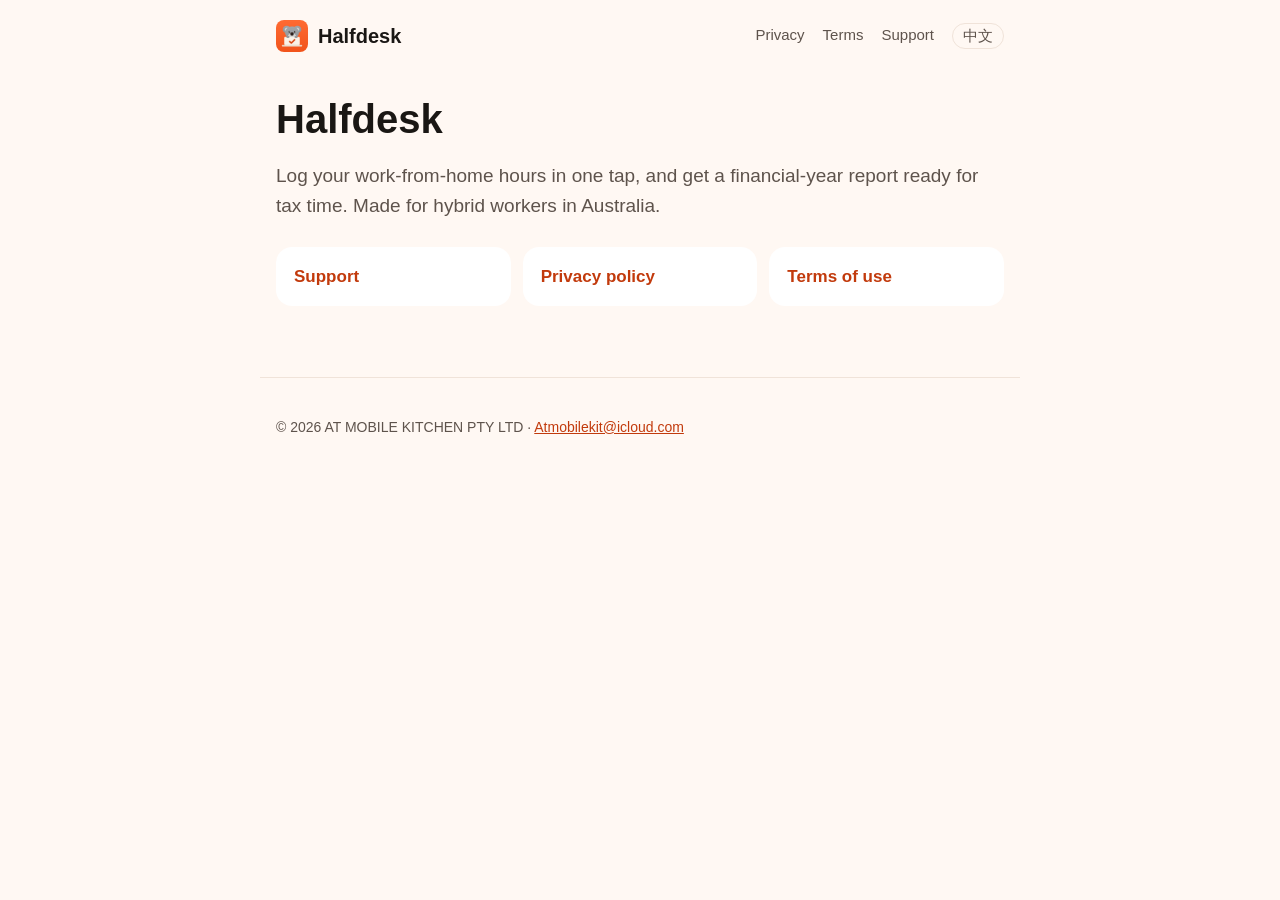
<file: index.html>
<!doctype html>
<html lang="en">
<head>
<meta charset="utf-8">
<meta name="viewport" content="width=device-width, initial-scale=1">
<title>Halfdesk · Halfdesk</title>
<meta name="description" content="Work-from-home hours, logged in one tap.">
<link rel="icon" href="icon.png">
<link rel="stylesheet" href="style.css">
</head>
<body>
<header class="top">
  <a class="brand" href=""><img src="icon.png" alt="" width="32" height="32"><span>Halfdesk</span></a>
  <nav><a href="privacy/">Privacy</a><a href="terms/">Terms</a><a href="support/">Support</a><a class="lang" href="zh/" hreflang="zh-Hans">中文</a></nav>
</header>
<main>
<h1>Halfdesk</h1>
<div class="hero"><p>Log your work-from-home hours in one tap, and get a financial-year report ready for tax time. Made for hybrid workers in Australia.</p></div>
<ul class="links"><li><a href="support/">Support</a></li><li><a href="privacy/">Privacy policy</a></li><li><a href="terms/">Terms of use</a></li></ul>
</main>
<footer><p>© 2026 AT MOBILE KITCHEN PTY LTD · <a href="mailto:Atmobilekit@icloud.com">Atmobilekit@icloud.com</a></p></footer>
</body>
</html>
</file>
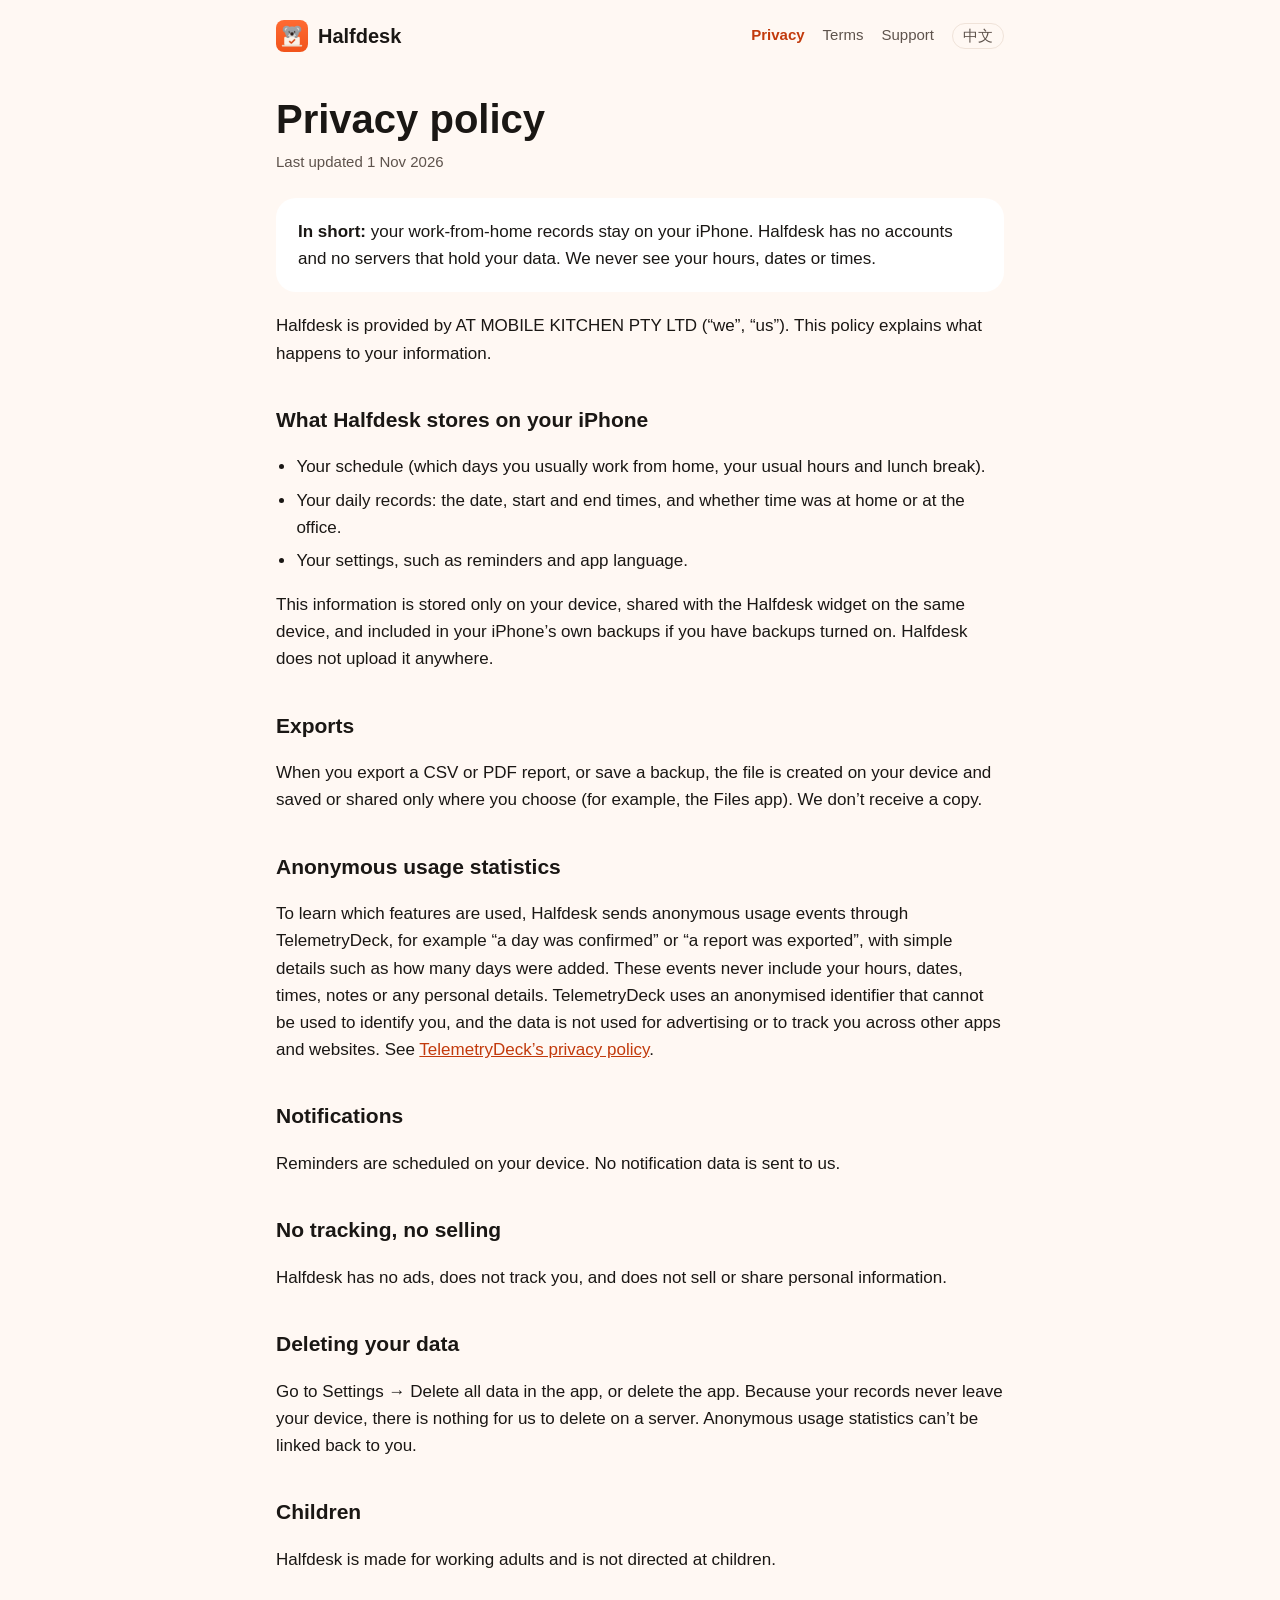
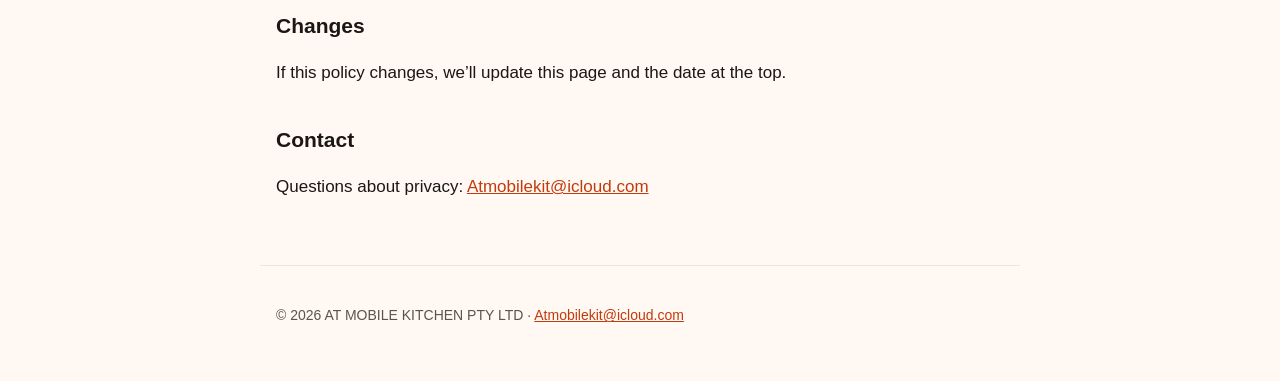
<file: privacy/index.html>
<!doctype html>
<html lang="en">
<head>
<meta charset="utf-8">
<meta name="viewport" content="width=device-width, initial-scale=1">
<title>Privacy policy · Halfdesk</title>
<meta name="description" content="How Halfdesk handles your data.">
<link rel="icon" href="../icon.png">
<link rel="stylesheet" href="../style.css">
</head>
<body>
<header class="top">
  <a class="brand" href="../"><img src="../icon.png" alt="" width="32" height="32"><span>Halfdesk</span></a>
  <nav><a href="../privacy/" aria-current=page>Privacy</a><a href="../terms/">Terms</a><a href="../support/">Support</a><a class="lang" href="../zh/privacy/" hreflang="zh-Hans">中文</a></nav>
</header>
<main>
<h1>Privacy policy</h1>
<p class="meta">Last updated 1 Nov 2026</p>
<div class="card"><p><strong>In short:</strong> your work-from-home records stay on your iPhone. Halfdesk has no accounts and no servers that hold your data. We never see your hours, dates or times.</p></div>
<p>Halfdesk is provided by AT MOBILE KITCHEN PTY LTD (“we”, “us”). This policy explains what happens to your information.</p>
<h2>What Halfdesk stores on your iPhone</h2>
<ul>
<li>Your schedule (which days you usually work from home, your usual hours and lunch break).</li>
<li>Your daily records: the date, start and end times, and whether time was at home or at the office.</li>
<li>Your settings, such as reminders and app language.</li>
</ul>
<p>This information is stored only on your device, shared with the Halfdesk widget on the same device, and included in your iPhone’s own backups if you have backups turned on. Halfdesk does not upload it anywhere.</p>
<h2>Exports</h2>
<p>When you export a CSV or PDF report, or save a backup, the file is created on your device and saved or shared only where you choose (for example, the Files app). We don’t receive a copy.</p>
<h2>Anonymous usage statistics</h2>
<p>To learn which features are used, Halfdesk sends anonymous usage events through TelemetryDeck, for example “a day was confirmed” or “a report was exported”, with simple details such as how many days were added. These events never include your hours, dates, times, notes or any personal details. TelemetryDeck uses an anonymised identifier that cannot be used to identify you, and the data is not used for advertising or to track you across other apps and websites. See <a href="https://telemetrydeck.com/privacy/">TelemetryDeck’s privacy policy</a>.</p>
<h2>Notifications</h2>
<p>Reminders are scheduled on your device. No notification data is sent to us.</p>
<h2>No tracking, no selling</h2>
<p>Halfdesk has no ads, does not track you, and does not sell or share personal information.</p>
<h2>Deleting your data</h2>
<p>Go to Settings → Delete all data in the app, or delete the app. Because your records never leave your device, there is nothing for us to delete on a server. Anonymous usage statistics can’t be linked back to you.</p>
<h2>Children</h2>
<p>Halfdesk is made for working adults and is not directed at children.</p>
<h2>Changes</h2>
<p>If this policy changes, we’ll update this page and the date at the top.</p>
<h2>Contact</h2>
<p>Questions about privacy: <a href="mailto:Atmobilekit@icloud.com">Atmobilekit@icloud.com</a></p>
</main>
<footer><p>© 2026 AT MOBILE KITCHEN PTY LTD · <a href="mailto:Atmobilekit@icloud.com">Atmobilekit@icloud.com</a></p></footer>
</body>
</html>
</file>
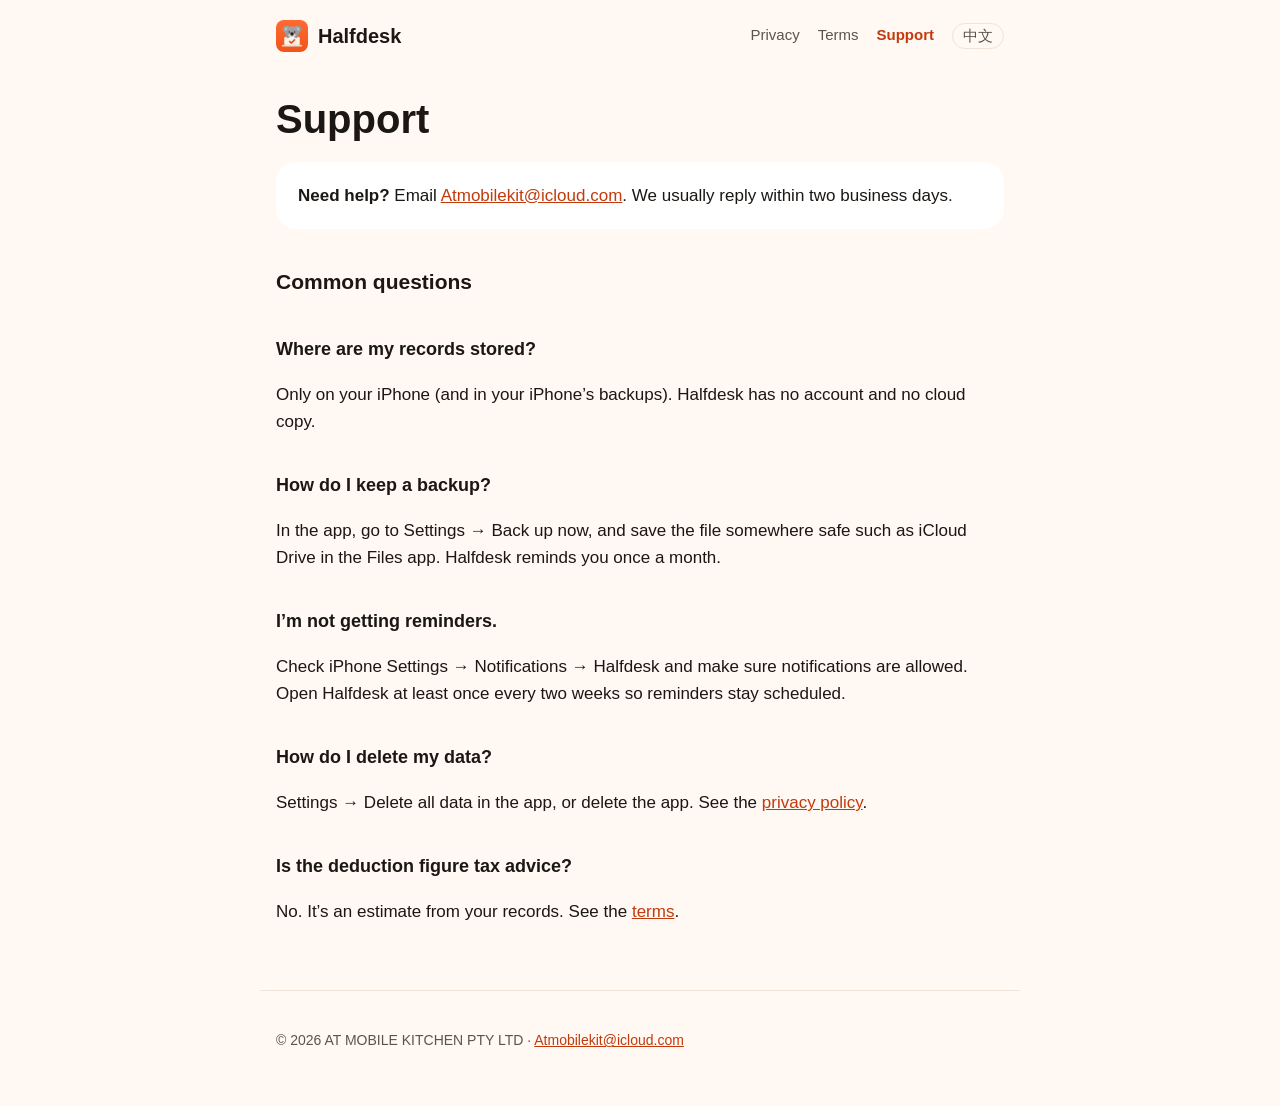
<file: support/index.html>
<!doctype html>
<html lang="en">
<head>
<meta charset="utf-8">
<meta name="viewport" content="width=device-width, initial-scale=1">
<title>Support · Halfdesk</title>
<meta name="description" content="Get help with Halfdesk.">
<link rel="icon" href="../icon.png">
<link rel="stylesheet" href="../style.css">
</head>
<body>
<header class="top">
  <a class="brand" href="../"><img src="../icon.png" alt="" width="32" height="32"><span>Halfdesk</span></a>
  <nav><a href="../privacy/">Privacy</a><a href="../terms/">Terms</a><a href="../support/" aria-current=page>Support</a><a class="lang" href="../zh/support/" hreflang="zh-Hans">中文</a></nav>
</header>
<main>
<h1>Support</h1>
<div class="card"><p><strong>Need help?</strong> Email <a href="mailto:Atmobilekit@icloud.com">Atmobilekit@icloud.com</a>. We usually reply within two business days.</p></div>
<h2>Common questions</h2>
<h2 style="font-size:18px">Where are my records stored?</h2>
<p>Only on your iPhone (and in your iPhone’s backups). Halfdesk has no account and no cloud copy.</p>
<h2 style="font-size:18px">How do I keep a backup?</h2>
<p>In the app, go to Settings → Back up now, and save the file somewhere safe such as iCloud Drive in the Files app. Halfdesk reminds you once a month.</p>
<h2 style="font-size:18px">I’m not getting reminders.</h2>
<p>Check iPhone Settings → Notifications → Halfdesk and make sure notifications are allowed. Open Halfdesk at least once every two weeks so reminders stay scheduled.</p>
<h2 style="font-size:18px">How do I delete my data?</h2>
<p>Settings → Delete all data in the app, or delete the app. See the <a href="../privacy/">privacy policy</a>.</p>
<h2 style="font-size:18px">Is the deduction figure tax advice?</h2>
<p>No. It’s an estimate from your records. See the <a href="../terms/">terms</a>.</p>
</main>
<footer><p>© 2026 AT MOBILE KITCHEN PTY LTD · <a href="mailto:Atmobilekit@icloud.com">Atmobilekit@icloud.com</a></p></footer>
</body>
</html>
</file>
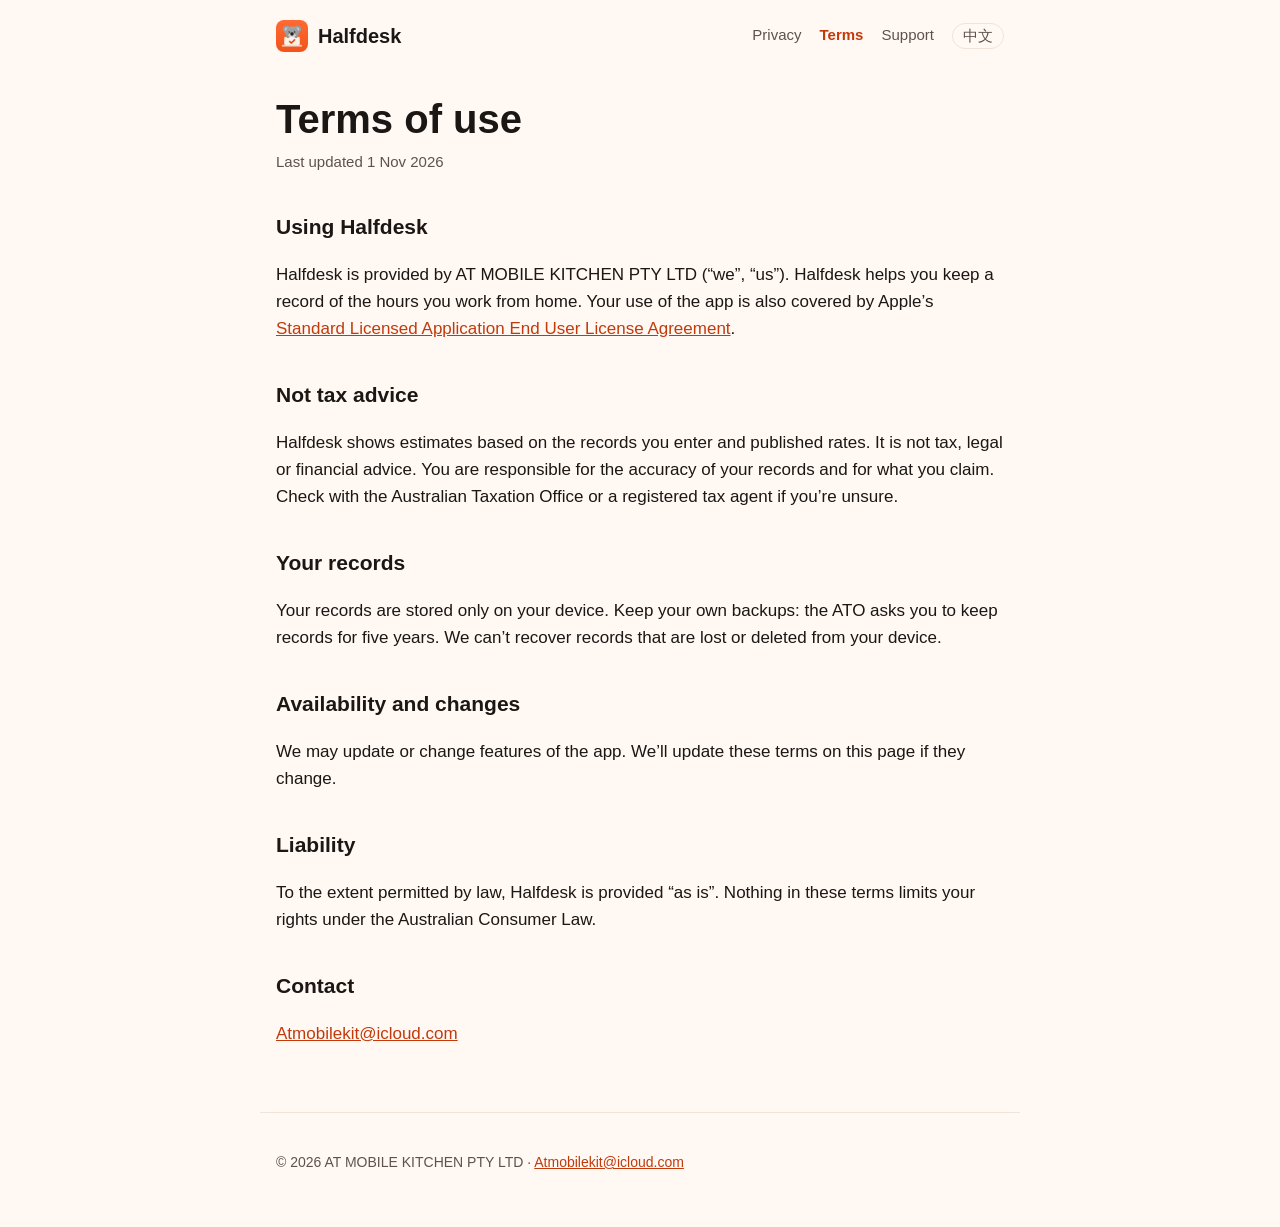
<file: terms/index.html>
<!doctype html>
<html lang="en">
<head>
<meta charset="utf-8">
<meta name="viewport" content="width=device-width, initial-scale=1">
<title>Terms of use · Halfdesk</title>
<meta name="description" content="Terms for using Halfdesk.">
<link rel="icon" href="../icon.png">
<link rel="stylesheet" href="../style.css">
</head>
<body>
<header class="top">
  <a class="brand" href="../"><img src="../icon.png" alt="" width="32" height="32"><span>Halfdesk</span></a>
  <nav><a href="../privacy/">Privacy</a><a href="../terms/" aria-current=page>Terms</a><a href="../support/">Support</a><a class="lang" href="../zh/terms/" hreflang="zh-Hans">中文</a></nav>
</header>
<main>
<h1>Terms of use</h1>
<p class="meta">Last updated 1 Nov 2026</p>
<h2>Using Halfdesk</h2>
<p>Halfdesk is provided by AT MOBILE KITCHEN PTY LTD (“we”, “us”). Halfdesk helps you keep a record of the hours you work from home. Your use of the app is also covered by Apple’s <a href="https://www.apple.com/legal/internet-services/itunes/dev/stdeula/">Standard Licensed Application End User License Agreement</a>.</p>
<h2>Not tax advice</h2>
<p>Halfdesk shows estimates based on the records you enter and published rates. It is not tax, legal or financial advice. You are responsible for the accuracy of your records and for what you claim. Check with the Australian Taxation Office or a registered tax agent if you’re unsure.</p>
<h2>Your records</h2>
<p>Your records are stored only on your device. Keep your own backups: the ATO asks you to keep records for five years. We can’t recover records that are lost or deleted from your device.</p>
<h2>Availability and changes</h2>
<p>We may update or change features of the app. We’ll update these terms on this page if they change.</p>
<h2>Liability</h2>
<p>To the extent permitted by law, Halfdesk is provided “as is”. Nothing in these terms limits your rights under the Australian Consumer Law.</p>
<h2>Contact</h2>
<p><a href="mailto:Atmobilekit@icloud.com">Atmobilekit@icloud.com</a></p>
</main>
<footer><p>© 2026 AT MOBILE KITCHEN PTY LTD · <a href="mailto:Atmobilekit@icloud.com">Atmobilekit@icloud.com</a></p></footer>
</body>
</html>
</file>
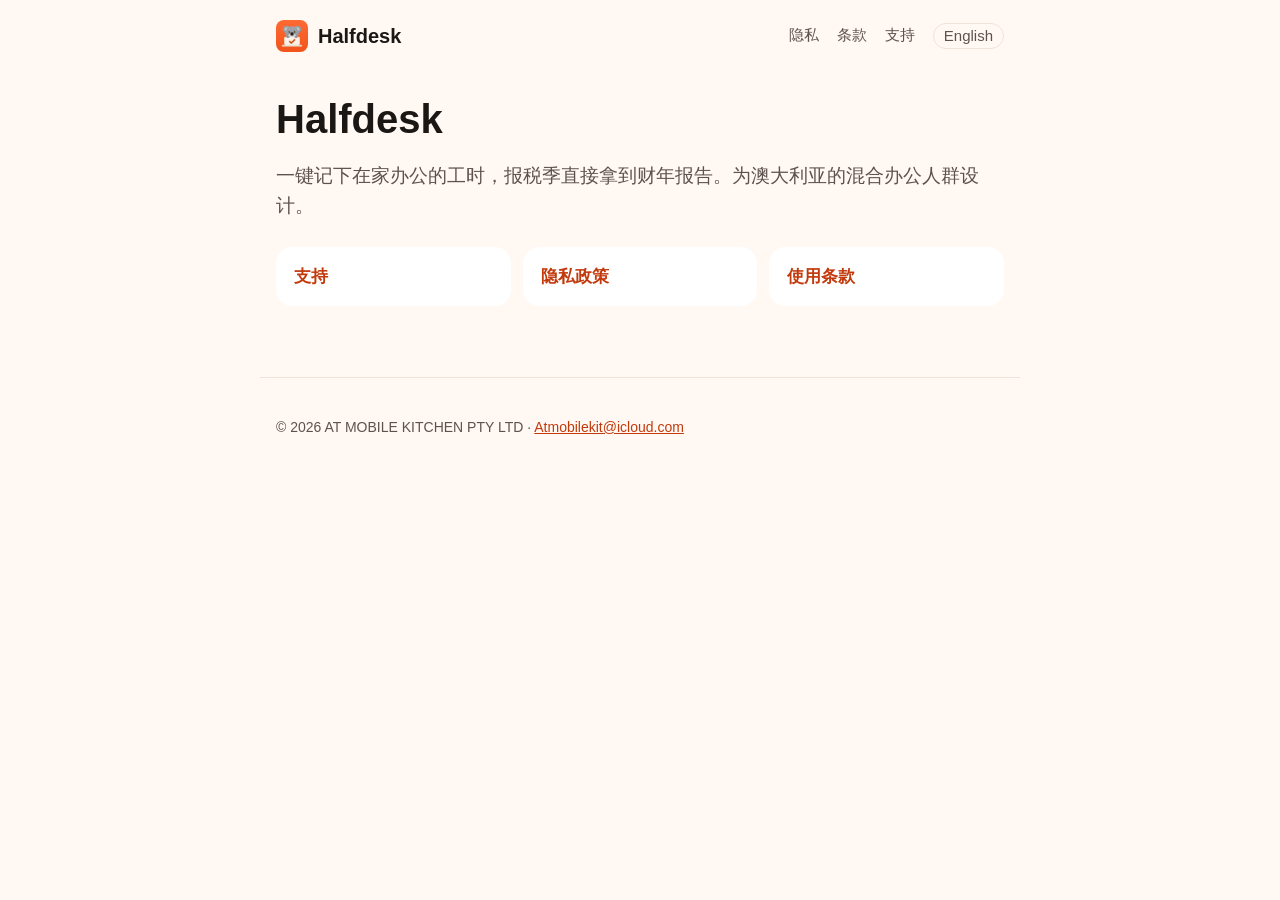
<file: zh/index.html>
<!doctype html>
<html lang="zh-Hans">
<head>
<meta charset="utf-8">
<meta name="viewport" content="width=device-width, initial-scale=1">
<title>Halfdesk · Halfdesk</title>
<meta name="description" content="一键记下在家办公的工时。">
<link rel="icon" href="../icon.png">
<link rel="stylesheet" href="../style.css">
</head>
<body>
<header class="top">
  <a class="brand" href="../zh/"><img src="../icon.png" alt="" width="32" height="32"><span>Halfdesk</span></a>
  <nav><a href="../zh/privacy/">隐私</a><a href="../zh/terms/">条款</a><a href="../zh/support/">支持</a><a class="lang" href="../" hreflang="en">English</a></nav>
</header>
<main>
<h1>Halfdesk</h1>
<div class="hero"><p>一键记下在家办公的工时，报税季直接拿到财年报告。为澳大利亚的混合办公人群设计。</p></div>
<ul class="links"><li><a href="support/">支持</a></li><li><a href="privacy/">隐私政策</a></li><li><a href="terms/">使用条款</a></li></ul>
</main>
<footer><p>© 2026 AT MOBILE KITCHEN PTY LTD · <a href="mailto:Atmobilekit@icloud.com">Atmobilekit@icloud.com</a></p></footer>
</body>
</html>
</file>
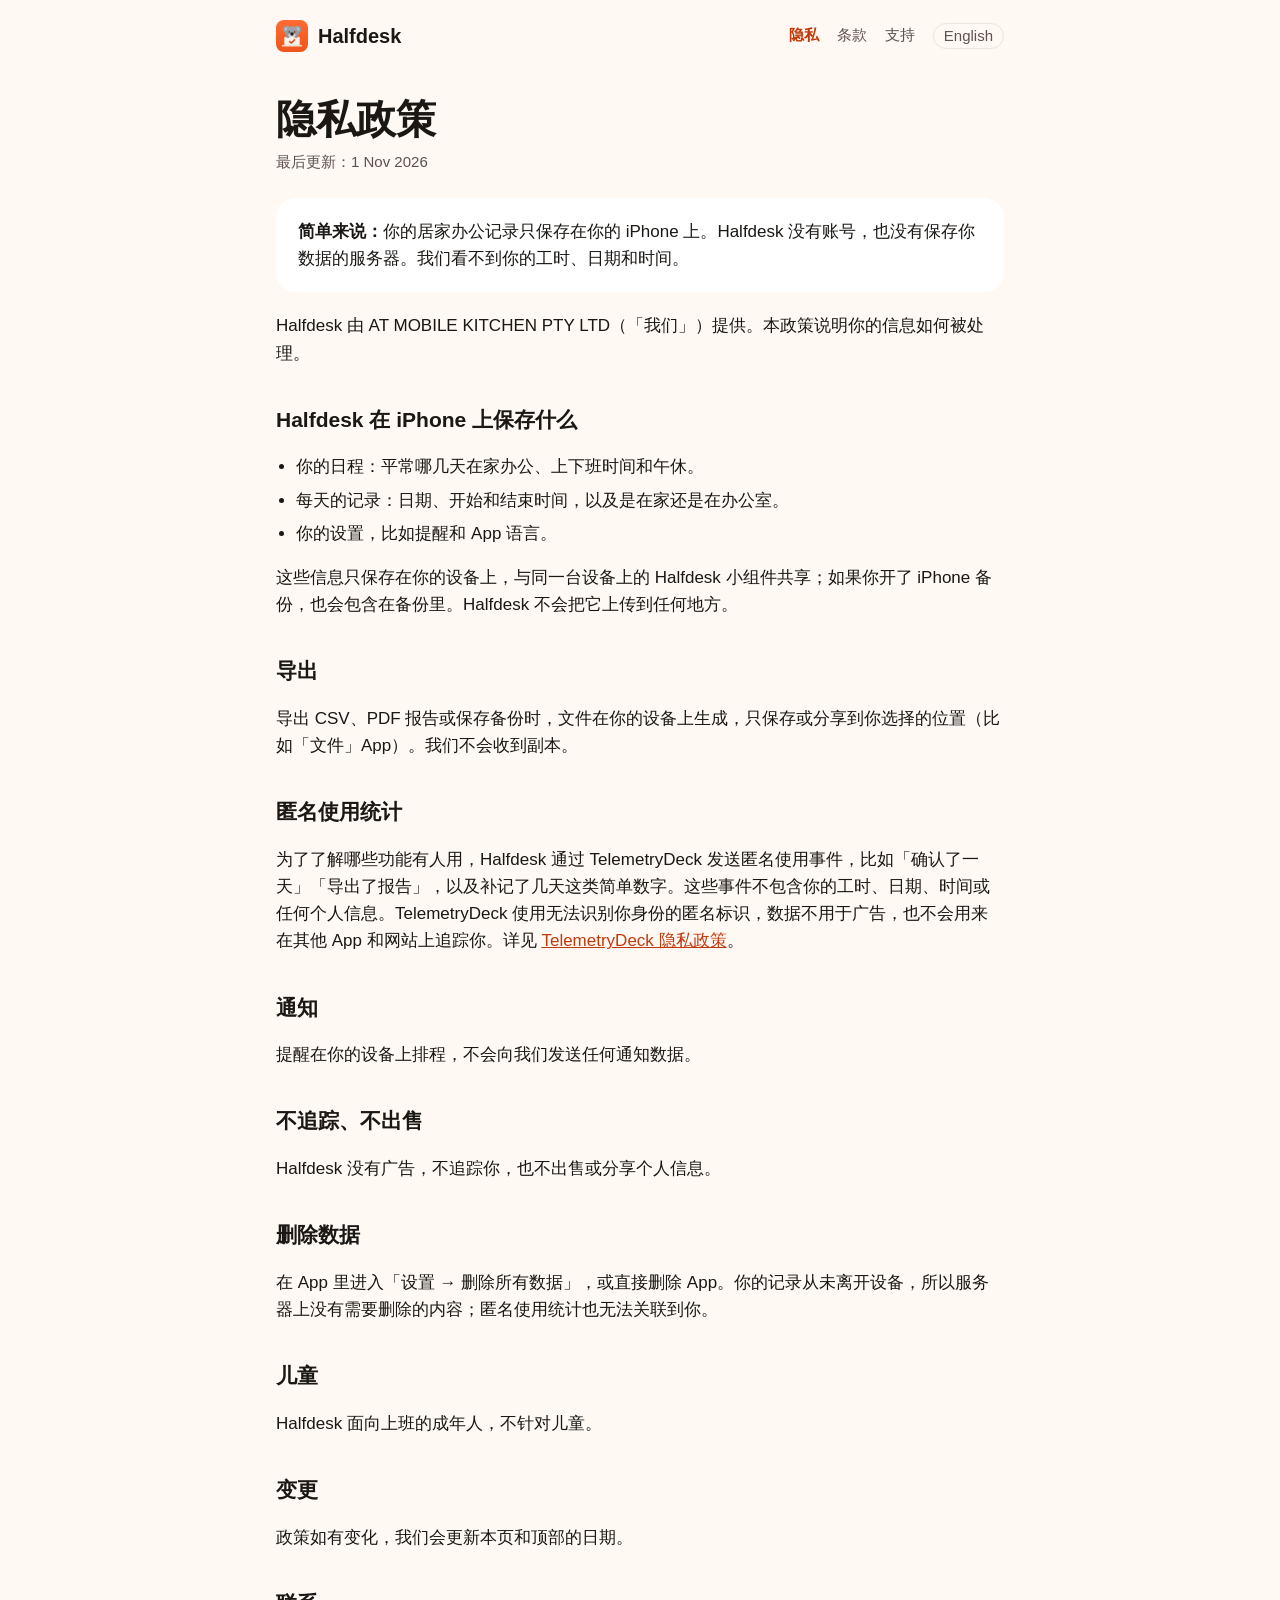
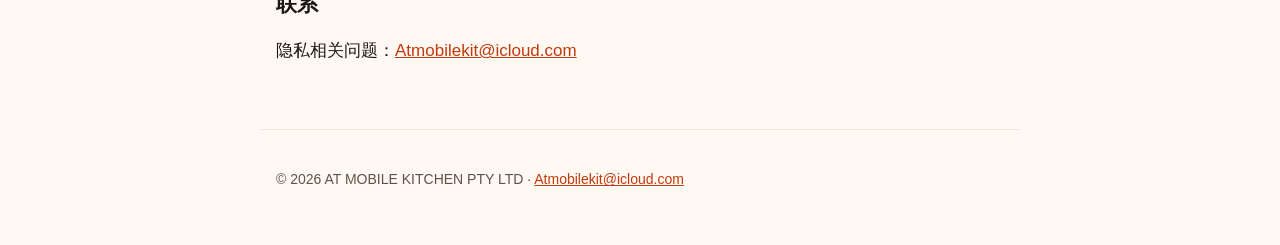
<file: zh/privacy/index.html>
<!doctype html>
<html lang="zh-Hans">
<head>
<meta charset="utf-8">
<meta name="viewport" content="width=device-width, initial-scale=1">
<title>隐私政策 · Halfdesk</title>
<meta name="description" content="Halfdesk 如何处理你的数据。">
<link rel="icon" href="../../icon.png">
<link rel="stylesheet" href="../../style.css">
</head>
<body>
<header class="top">
  <a class="brand" href="../../zh/"><img src="../../icon.png" alt="" width="32" height="32"><span>Halfdesk</span></a>
  <nav><a href="../../zh/privacy/" aria-current=page>隐私</a><a href="../../zh/terms/">条款</a><a href="../../zh/support/">支持</a><a class="lang" href="../../privacy/" hreflang="en">English</a></nav>
</header>
<main>
<h1>隐私政策</h1>
<p class="meta">最后更新：1 Nov 2026</p>
<div class="card"><p><strong>简单来说：</strong>你的居家办公记录只保存在你的 iPhone 上。Halfdesk 没有账号，也没有保存你数据的服务器。我们看不到你的工时、日期和时间。</p></div>
<p>Halfdesk 由 AT MOBILE KITCHEN PTY LTD（「我们」）提供。本政策说明你的信息如何被处理。</p>
<h2>Halfdesk 在 iPhone 上保存什么</h2>
<ul>
<li>你的日程：平常哪几天在家办公、上下班时间和午休。</li>
<li>每天的记录：日期、开始和结束时间，以及是在家还是在办公室。</li>
<li>你的设置，比如提醒和 App 语言。</li>
</ul>
<p>这些信息只保存在你的设备上，与同一台设备上的 Halfdesk 小组件共享；如果你开了 iPhone 备份，也会包含在备份里。Halfdesk 不会把它上传到任何地方。</p>
<h2>导出</h2>
<p>导出 CSV、PDF 报告或保存备份时，文件在你的设备上生成，只保存或分享到你选择的位置（比如「文件」App）。我们不会收到副本。</p>
<h2>匿名使用统计</h2>
<p>为了了解哪些功能有人用，Halfdesk 通过 TelemetryDeck 发送匿名使用事件，比如「确认了一天」「导出了报告」，以及补记了几天这类简单数字。这些事件不包含你的工时、日期、时间或任何个人信息。TelemetryDeck 使用无法识别你身份的匿名标识，数据不用于广告，也不会用来在其他 App 和网站上追踪你。详见 <a href="https://telemetrydeck.com/privacy/">TelemetryDeck 隐私政策</a>。</p>
<h2>通知</h2>
<p>提醒在你的设备上排程，不会向我们发送任何通知数据。</p>
<h2>不追踪、不出售</h2>
<p>Halfdesk 没有广告，不追踪你，也不出售或分享个人信息。</p>
<h2>删除数据</h2>
<p>在 App 里进入「设置 → 删除所有数据」，或直接删除 App。你的记录从未离开设备，所以服务器上没有需要删除的内容；匿名使用统计也无法关联到你。</p>
<h2>儿童</h2>
<p>Halfdesk 面向上班的成年人，不针对儿童。</p>
<h2>变更</h2>
<p>政策如有变化，我们会更新本页和顶部的日期。</p>
<h2>联系</h2>
<p>隐私相关问题：<a href="mailto:Atmobilekit@icloud.com">Atmobilekit@icloud.com</a></p>
</main>
<footer><p>© 2026 AT MOBILE KITCHEN PTY LTD · <a href="mailto:Atmobilekit@icloud.com">Atmobilekit@icloud.com</a></p></footer>
</body>
</html>
</file>
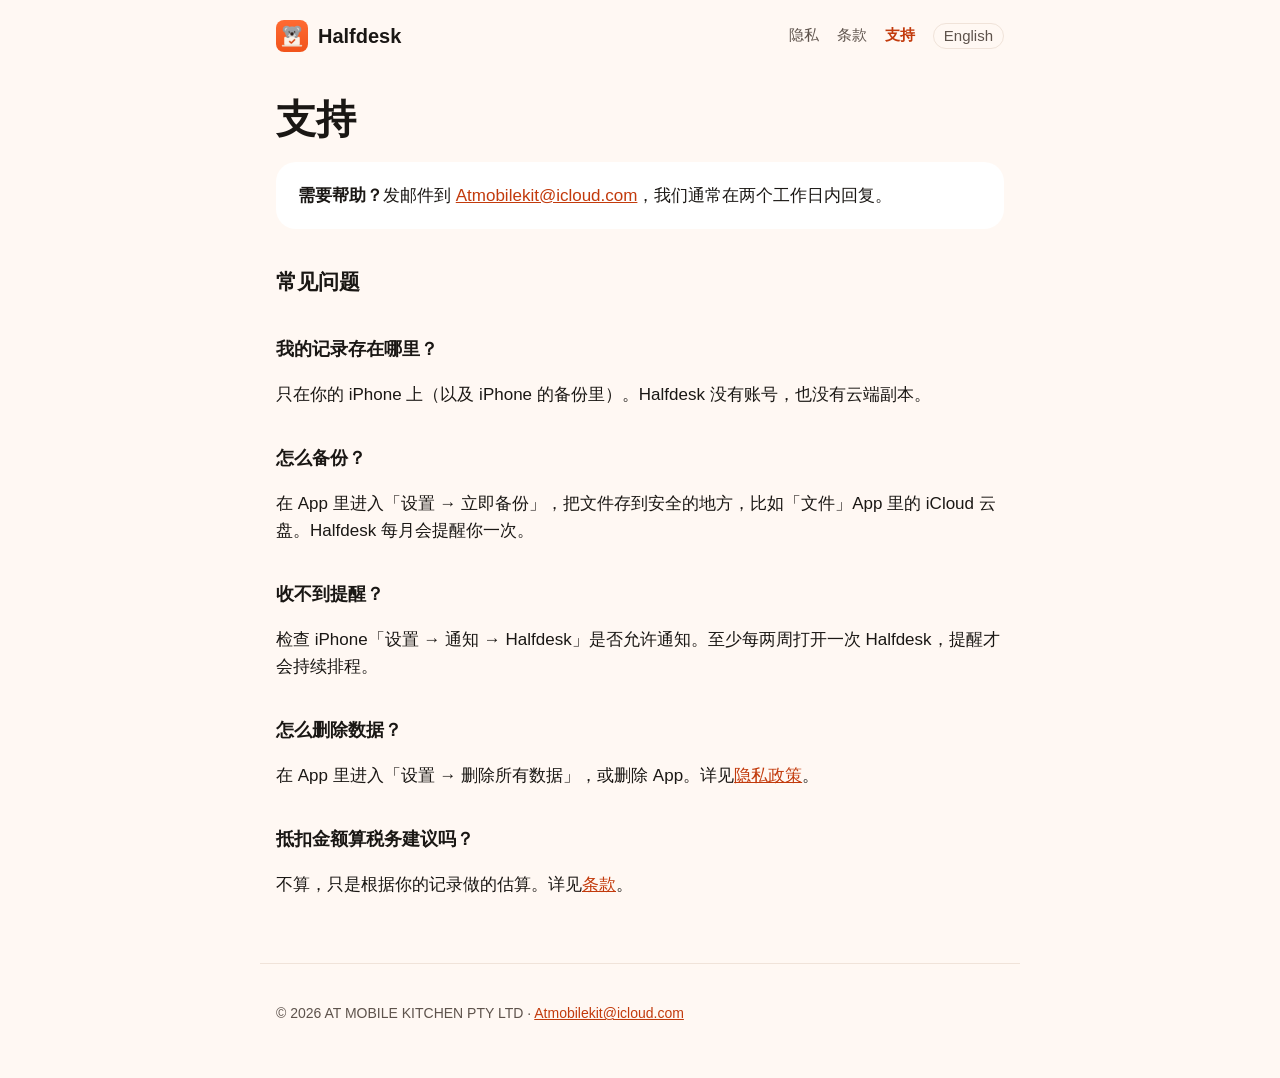
<file: zh/support/index.html>
<!doctype html>
<html lang="zh-Hans">
<head>
<meta charset="utf-8">
<meta name="viewport" content="width=device-width, initial-scale=1">
<title>支持 · Halfdesk</title>
<meta name="description" content="获取 Halfdesk 帮助。">
<link rel="icon" href="../../icon.png">
<link rel="stylesheet" href="../../style.css">
</head>
<body>
<header class="top">
  <a class="brand" href="../../zh/"><img src="../../icon.png" alt="" width="32" height="32"><span>Halfdesk</span></a>
  <nav><a href="../../zh/privacy/">隐私</a><a href="../../zh/terms/">条款</a><a href="../../zh/support/" aria-current=page>支持</a><a class="lang" href="../../support/" hreflang="en">English</a></nav>
</header>
<main>
<h1>支持</h1>
<div class="card"><p><strong>需要帮助？</strong>发邮件到 <a href="mailto:Atmobilekit@icloud.com">Atmobilekit@icloud.com</a>，我们通常在两个工作日内回复。</p></div>
<h2>常见问题</h2>
<h2 style="font-size:18px">我的记录存在哪里？</h2>
<p>只在你的 iPhone 上（以及 iPhone 的备份里）。Halfdesk 没有账号，也没有云端副本。</p>
<h2 style="font-size:18px">怎么备份？</h2>
<p>在 App 里进入「设置 → 立即备份」，把文件存到安全的地方，比如「文件」App 里的 iCloud 云盘。Halfdesk 每月会提醒你一次。</p>
<h2 style="font-size:18px">收不到提醒？</h2>
<p>检查 iPhone「设置 → 通知 → Halfdesk」是否允许通知。至少每两周打开一次 Halfdesk，提醒才会持续排程。</p>
<h2 style="font-size:18px">怎么删除数据？</h2>
<p>在 App 里进入「设置 → 删除所有数据」，或删除 App。详见<a href="../privacy/">隐私政策</a>。</p>
<h2 style="font-size:18px">抵扣金额算税务建议吗？</h2>
<p>不算，只是根据你的记录做的估算。详见<a href="../terms/">条款</a>。</p>
</main>
<footer><p>© 2026 AT MOBILE KITCHEN PTY LTD · <a href="mailto:Atmobilekit@icloud.com">Atmobilekit@icloud.com</a></p></footer>
</body>
</html>
</file>
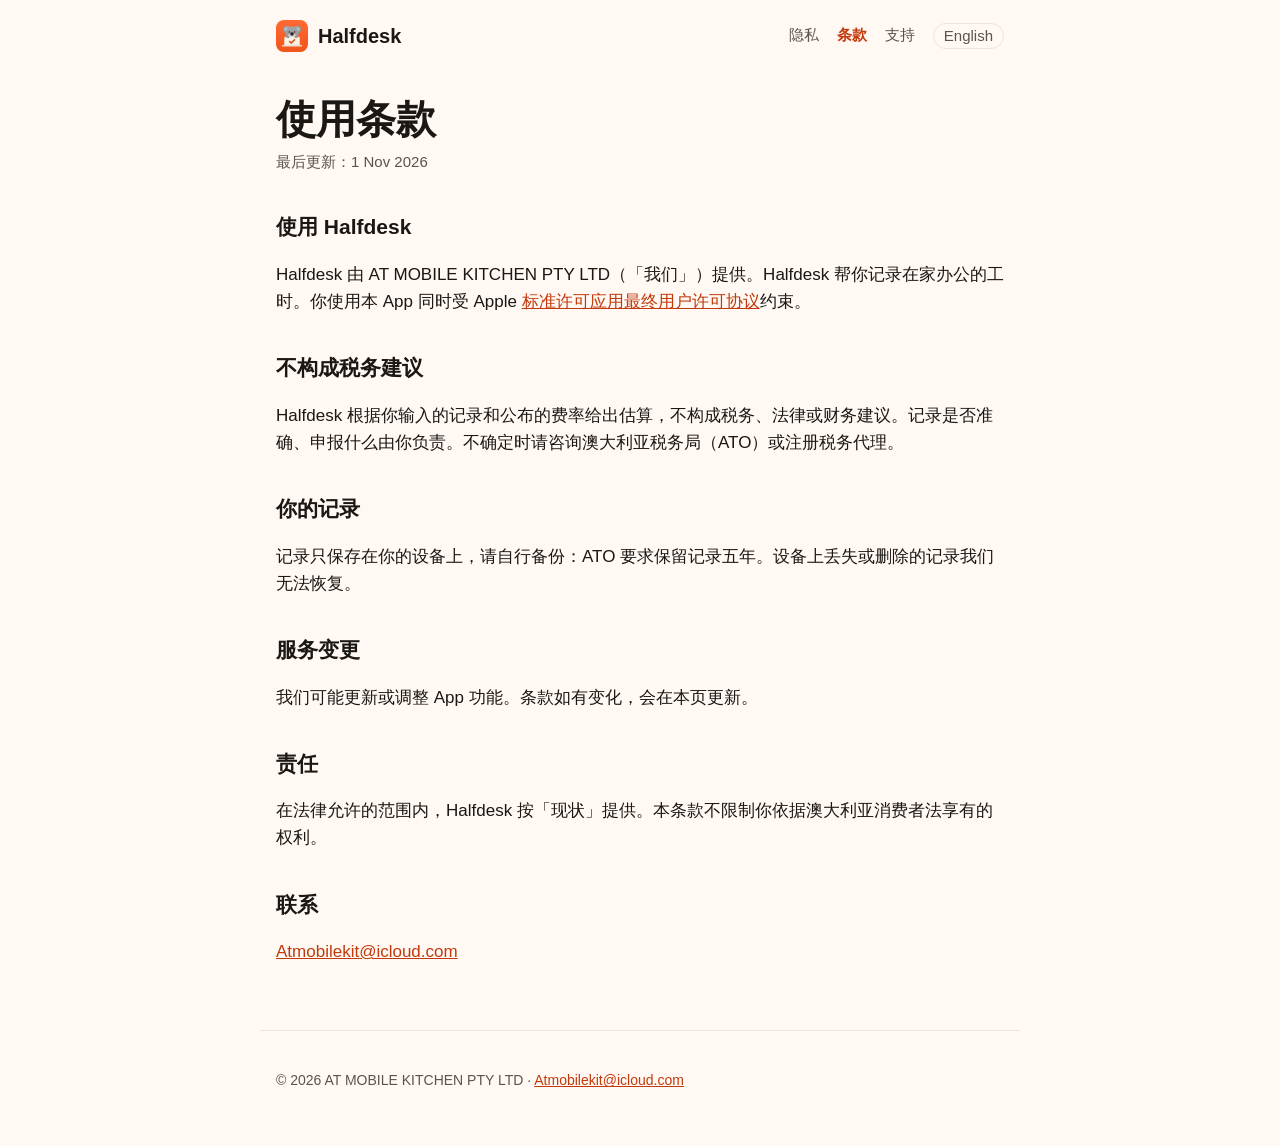
<file: zh/terms/index.html>
<!doctype html>
<html lang="zh-Hans">
<head>
<meta charset="utf-8">
<meta name="viewport" content="width=device-width, initial-scale=1">
<title>使用条款 · Halfdesk</title>
<meta name="description" content="Halfdesk 的使用条款。">
<link rel="icon" href="../../icon.png">
<link rel="stylesheet" href="../../style.css">
</head>
<body>
<header class="top">
  <a class="brand" href="../../zh/"><img src="../../icon.png" alt="" width="32" height="32"><span>Halfdesk</span></a>
  <nav><a href="../../zh/privacy/">隐私</a><a href="../../zh/terms/" aria-current=page>条款</a><a href="../../zh/support/">支持</a><a class="lang" href="../../terms/" hreflang="en">English</a></nav>
</header>
<main>
<h1>使用条款</h1>
<p class="meta">最后更新：1 Nov 2026</p>
<h2>使用 Halfdesk</h2>
<p>Halfdesk 由 AT MOBILE KITCHEN PTY LTD（「我们」）提供。Halfdesk 帮你记录在家办公的工时。你使用本 App 同时受 Apple <a href="https://www.apple.com/legal/internet-services/itunes/dev/stdeula/">标准许可应用最终用户许可协议</a>约束。</p>
<h2>不构成税务建议</h2>
<p>Halfdesk 根据你输入的记录和公布的费率给出估算，不构成税务、法律或财务建议。记录是否准确、申报什么由你负责。不确定时请咨询澳大利亚税务局（ATO）或注册税务代理。</p>
<h2>你的记录</h2>
<p>记录只保存在你的设备上，请自行备份：ATO 要求保留记录五年。设备上丢失或删除的记录我们无法恢复。</p>
<h2>服务变更</h2>
<p>我们可能更新或调整 App 功能。条款如有变化，会在本页更新。</p>
<h2>责任</h2>
<p>在法律允许的范围内，Halfdesk 按「现状」提供。本条款不限制你依据澳大利亚消费者法享有的权利。</p>
<h2>联系</h2>
<p><a href="mailto:Atmobilekit@icloud.com">Atmobilekit@icloud.com</a></p>
</main>
<footer><p>© 2026 AT MOBILE KITCHEN PTY LTD · <a href="mailto:Atmobilekit@icloud.com">Atmobilekit@icloud.com</a></p></footer>
</body>
</html>
</file>
<file: style.css>
:root {
  --brand: #F2541B; --brand-text: #C23A0C; --canvas: #FFF8F3; --surface: #FFFFFF;
  --text: #1A1714; --text-2: #5E534C; --divider: #F0E3D9; --office: #1F2A5C;
  color-scheme: light dark;
}
@media (prefers-color-scheme: dark) {
  :root { --brand: #FF7440; --brand-text: #FF8A5C; --canvas: #14110F; --surface: #211C19;
          --text: #F6F0EA; --text-2: #B3A79E; --divider: #302924; --office: #A9B5EE; }
}
* { box-sizing: border-box; }
body { margin: 0; background: var(--canvas); color: var(--text);
  font: 17px/1.6 -apple-system, BlinkMacSystemFont, "SF Pro Text", "PingFang SC", "Helvetica Neue", sans-serif; }
a { color: var(--brand-text); }
.top { max-width: 760px; margin: 0 auto; padding: 20px 16px; display: flex; flex-wrap: wrap; gap: 12px 24px;
  align-items: center; justify-content: space-between; }
.brand { display: flex; align-items: center; gap: 10px; text-decoration: none; color: var(--text);
  font: 700 20px/1 ui-rounded, -apple-system, sans-serif; }
.brand img { border-radius: 8px; }
nav { display: flex; flex-wrap: wrap; gap: 6px 18px; font-size: 15px; }
nav a { text-decoration: none; color: var(--text-2); }
nav a[aria-current=page] { color: var(--brand-text); font-weight: 600; }
nav .lang { border: 1px solid var(--divider); border-radius: 999px; padding: 0 10px; }
main { max-width: 760px; margin: 0 auto; padding: 8px 16px 48px; }
h1 { font: 800 clamp(30px, 6vw, 40px)/1.15 ui-rounded, -apple-system, sans-serif; margin: 16px 0 8px; }
h2 { font-size: 21px; margin: 36px 0 8px; }
.meta { color: var(--text-2); font-size: 15px; margin: 0 0 24px; }
.card { background: var(--surface); border-radius: 20px; padding: 20px 22px; margin: 20px 0; }
.card p:first-child { margin-top: 0; } .card p:last-child { margin-bottom: 0; }
ul { padding-left: 1.2em; } li { margin: 6px 0; }
.hero p { font-size: 19px; color: var(--text-2); }
.links { display: grid; grid-template-columns: repeat(auto-fit, minmax(200px, 1fr)); gap: 12px; padding: 0; list-style: none; }
.links a { display: block; background: var(--surface); border-radius: 16px; padding: 16px 18px; text-decoration: none; font-weight: 600; }
footer { max-width: 760px; margin: 0 auto; padding: 24px 16px 40px; color: var(--text-2); font-size: 14px;
  border-top: 1px solid var(--divider); }
</file>
